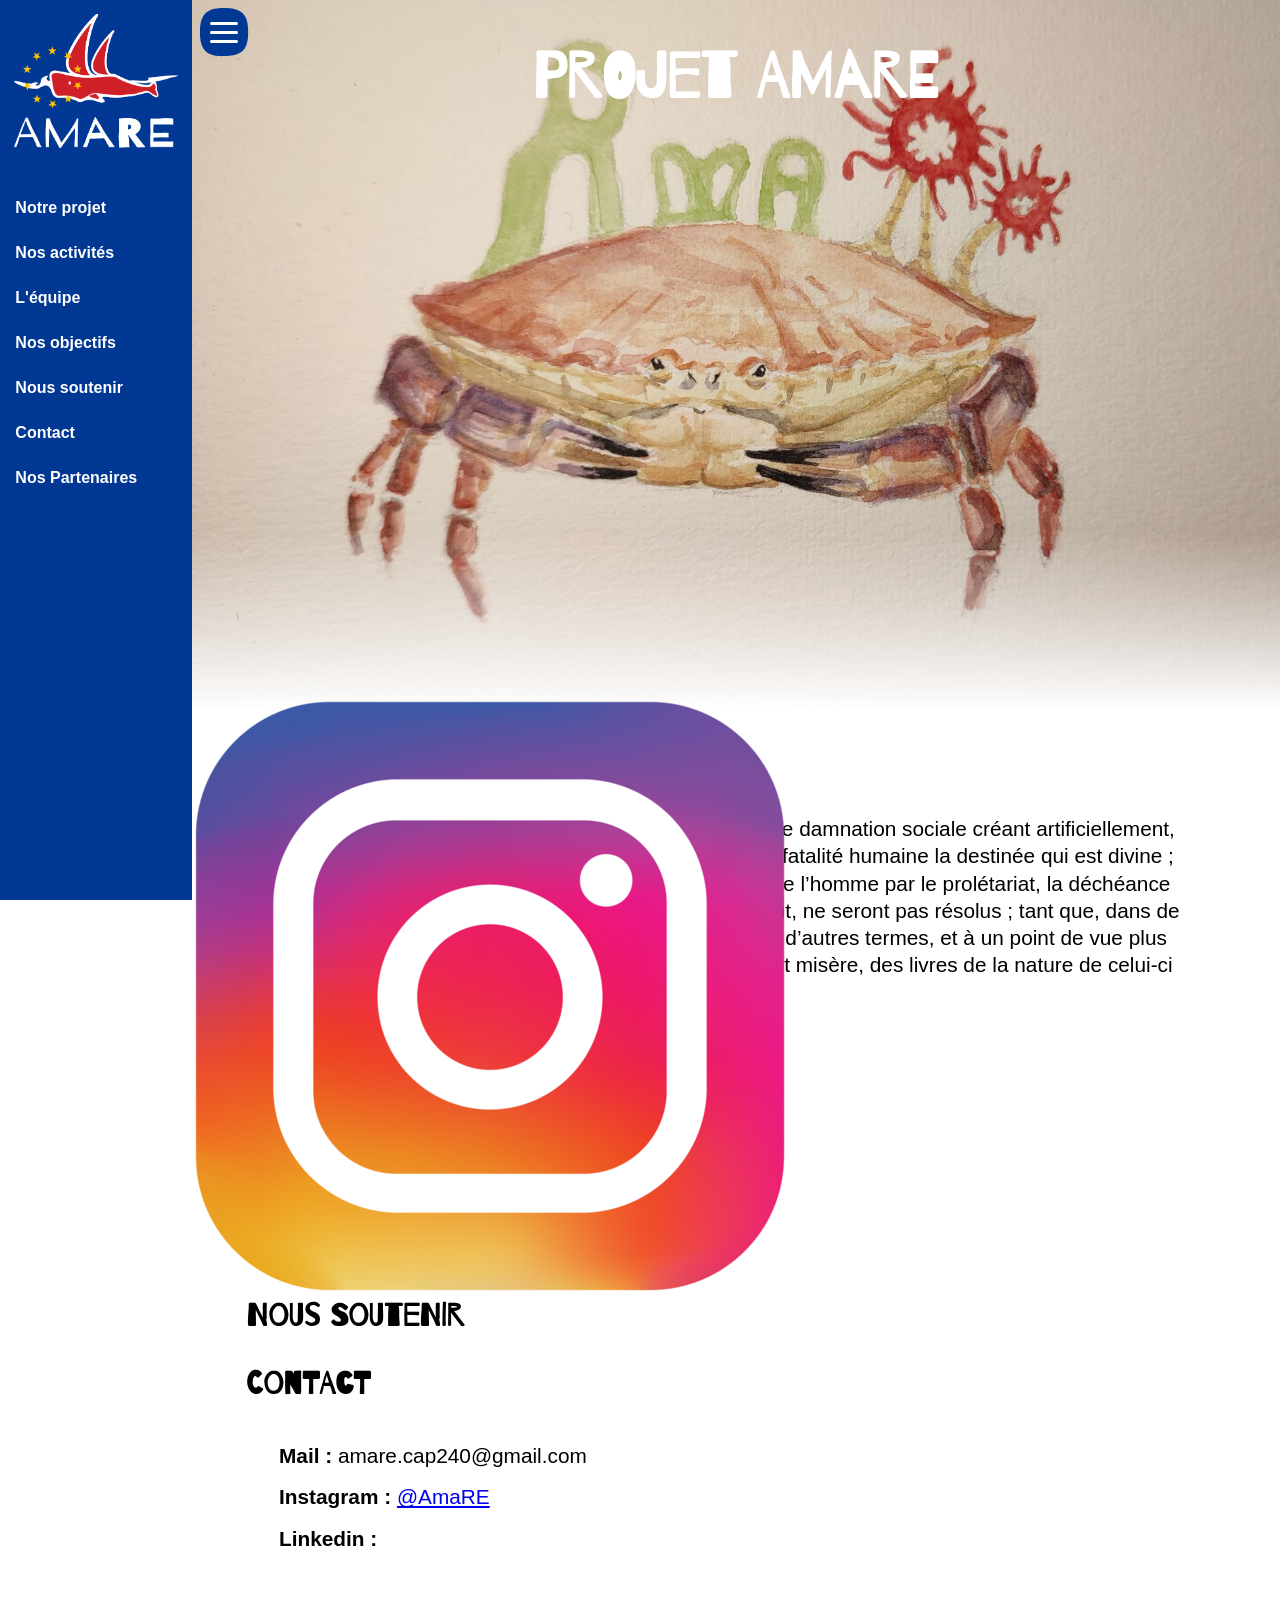
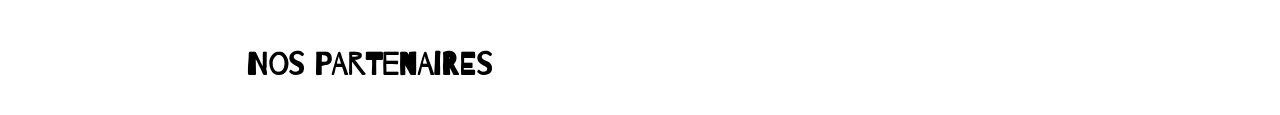
<file: index.html>
<!DOCTYPE html>
<html lang="en">
<head>
    <meta charset="UTF-8">
    <meta name="viewport" content="width=device-width, initial-scale=1.0">
    <title>AmaRe association</title>
    <link rel="preconnect" href="https://fonts.googleapis.com">
    <link rel="preconnect" href="https://fonts.gstatic.com" crossorigin>
    <link href="https://fonts.googleapis.com/css2?family=Barrio&display=swap" rel="stylesheet">
    <link href="style.css" rel="stylesheet">


</head>



<body style="margin : 0">    
    <input type="checkbox" id="lateral-panel-active" checked>

    <label for="lateral-panel-active" class="carrond" id="bouton">
        <div class="barre"></div>
        <div class="barre"></div>
        <div class="barre"></div>
    </label>


    <svg height="0" width="0">
        <defs>
            <clipPath id="carrond" clipPathUnits="objectBoundingBox">
            <path transform="scale(0.01 0.01)" d="m 47.1,87.8 c -2.6,-0.1 -3.1,-0.1 -5.6,-0.3 -11.6,-1.1 -19.3,-4.9 -23.7,-11.8 -2.4,-3.9 -4.1,-8.8 -4.8,-14.9 -0.8,-6.3 -0.8,-15.2 0,-21.5 2.2,-17 10.6,-24.8 28.5,-26.6 4.7,-0.4 12,-0.5 16.8,0 13.3,1.1 21.3,5.7 25.5,14.4 2.4,5 3.7,11.4 3.9,20 0.1,6.9 -0.2,12.9 -1.2,17.7 -2.6,12.4 -9.3,19 -22,21.6 -4.6,0.9 -10.7,1.3 -17.4,1.1 z" />
            </clipPath>
        </defs>
    </svg>


    
        

    <div id="lateral-panel-bloc" >

        <img 
            id="logo-association"
            src="images/logo_texte_barrio_dessous.png"
            alt="logo de l'association">
        </img>
        
        <br>

        <a class="ancre" href="#projet">Notre projet</a>


        <a class="ancre" href="#activites">Nos activités</a>
        
        <a class="ancre" href="#equipe">L'équipe</a>

        <a class="ancre" href="#objectifs">Nos objectifs</a>

        <a class="ancre" href="#soutenir">Nous soutenir</a>

        <a class="ancre" href="#contact">Contact</a>

        <a class="ancre" href="#partenaire">Nos Partenaires</a>

        <img 
            id="icone_insta"
            src="images/icone_insta.webp"
        >


    </div>


    <div id="main-content">
        <div style="position: relative; display: inline-block;">
            <img
                id="image-crabe" 
                src="images/crabe_amare.jpeg" 
                style="width: 100%">
            
            <h1 
                style="position: absolute; 
                top: 5%; 
                left: 50%;
                transform: translate(-50%, -50%);
                color: white; ">
                    PROJET AMARE   
            </h1>
            
        </div>

        <br>

        
        <h3 id="projet">Notre projet</h3>

        <p id="p_projet"> 
    Tant qu’il existera, par le fait des lois et des
    mœurs, une damnation sociale créant
    artificiellement, en pleine civilisation, des enfers,
    et compliquant d’une fatalité humaine la destinée
    qui est divine ; tant que les trois problèmes du
    siècle, la dégradation de l’homme par le
    prolétariat, la déchéance de la femme par la faim,
    l’atrophie de l’enfant par la nuit, ne seront pas
    résolus ; tant que, dans de certaines régions,
    l’asphyxie sociale sera possible ; en d’autres
    termes, et à un point de vue plus étendu encore,
    tant qu’il y aura sur la terre ignorance et misère,
    des livres de la nature de celui-ci pourront ne pas
    être inutiles. 
        </p>

        <h3 id="activites">Nos activités</h3>
        
        <h3 id="equipe">L'équipe</h3>

        <h3 id="objectifs">Nos objectifs</h3>

        <h3 id="soutenir">Nous soutenir</h3>

        <h3 id="contact">Contact</h3>

        <p id="p_contact">
        <strong>Mail :</strong> amare.cap240@gmail.com <br>
        <strong>Instagram :</strong> <a href="https://www.instagram.com/amare_cap240/">@AmaRE</a><br>
        <strong>Linkedin :</strong> 
        </p>

        <h3 id="partenaire">Nos Partenaires</h3>
    </div>
</body>
</html>
</file>
<file: style.css>
/*le bandeaux à gauche*/ 
    
svg, img {
        display: block;
}

.ancre {
        display: block;
        margin: 5%;
        color:white;
        font-family: sans-serif;
        text-decoration-line: none;
        font-weight: 700;
        text-align: left;
        padding : 3%; 
        line-height: 1.5;
}

.ancre:hover {
  background-color: #002750;
}


#lateral-panel-active {
        position: fixed;
        top: 0;
        left: 0;
        opacity: 0;
        width: 1px;
        height: 1px;
        margin: -1px;
        overflow: hidden;
        clip: rect(0, 0, 0, 0);
        white-space: nowrap;
        border: 0;
        padding: 0;
    }

#lateral-panel-bloc {
    z-index: 999;
    position: fixed;
    top: 0;
    left: 0;
    width: 15%;
    height: 100%;
    background: #003893;
    transform: translateX(-100%);
    transition: transform 0.3s ease-out;
}

#lateral-panel-active:checked ~ #lateral-panel-bloc {
    transform: translateX(0);
}

.carrond {
    z-index: 1000;
    position: fixed;
    width: 4rem;
    height: 4rem;
    background: #003893;
    clip-path: url(#carrond);
    cursor: pointer;
    display: flex;
    flex-direction: column;
    align-items: center;
    justify-content: center;
    gap: 6px;
}

.carrond:hover {
    background-color: #002750;
}

.barre {
    width: 45%;
    height: 3px;
    background-color: white;
    border-radius: 2px;
    transition: transform 0.3s ease, opacity 0.3s ease;
    }

      
#logo-association {
        margin:7.5% 7.5%;   
        width: 85%;   
}
    
#bouton {
    position : fixed;
    left : 15%;
    transform: translateX(-350%);
    transition: transform 0.3s ease-out;
}

#lateral-panel-active:checked ~ #bouton {
    transform: translateX(0%);
}




/*le corps de page*/

#main-content {
        padding-left: 15%;
        transition: padding-left 0.3s ease-out;
}

#lateral-panel-active:not(:checked) ~ #main-content {
        padding-left: 0;
}

h1 {
        
        font-family: 'Barrio', sans-serif;
        font-size: 400%;
}

h3 {
        margin : 3%;
        margin-left : 5%;
        font-family:  'Barrio', sans-serif;
        font-size :200%;
}

p {
        margin : 8%; 
        margin-top: 3%;
        font-size : 130%;
        font-family : sans-serif; 
        color: black;
        text-align : left;
        line-height: 1.3;

}

#p_contact {
        line-height: 2;
}

body { 
        background-color: #FFF;
        color :black;
    }

#image-crabe {
        mask-image: linear-gradient(to bottom, black 75%,transparent);
}
</file>
